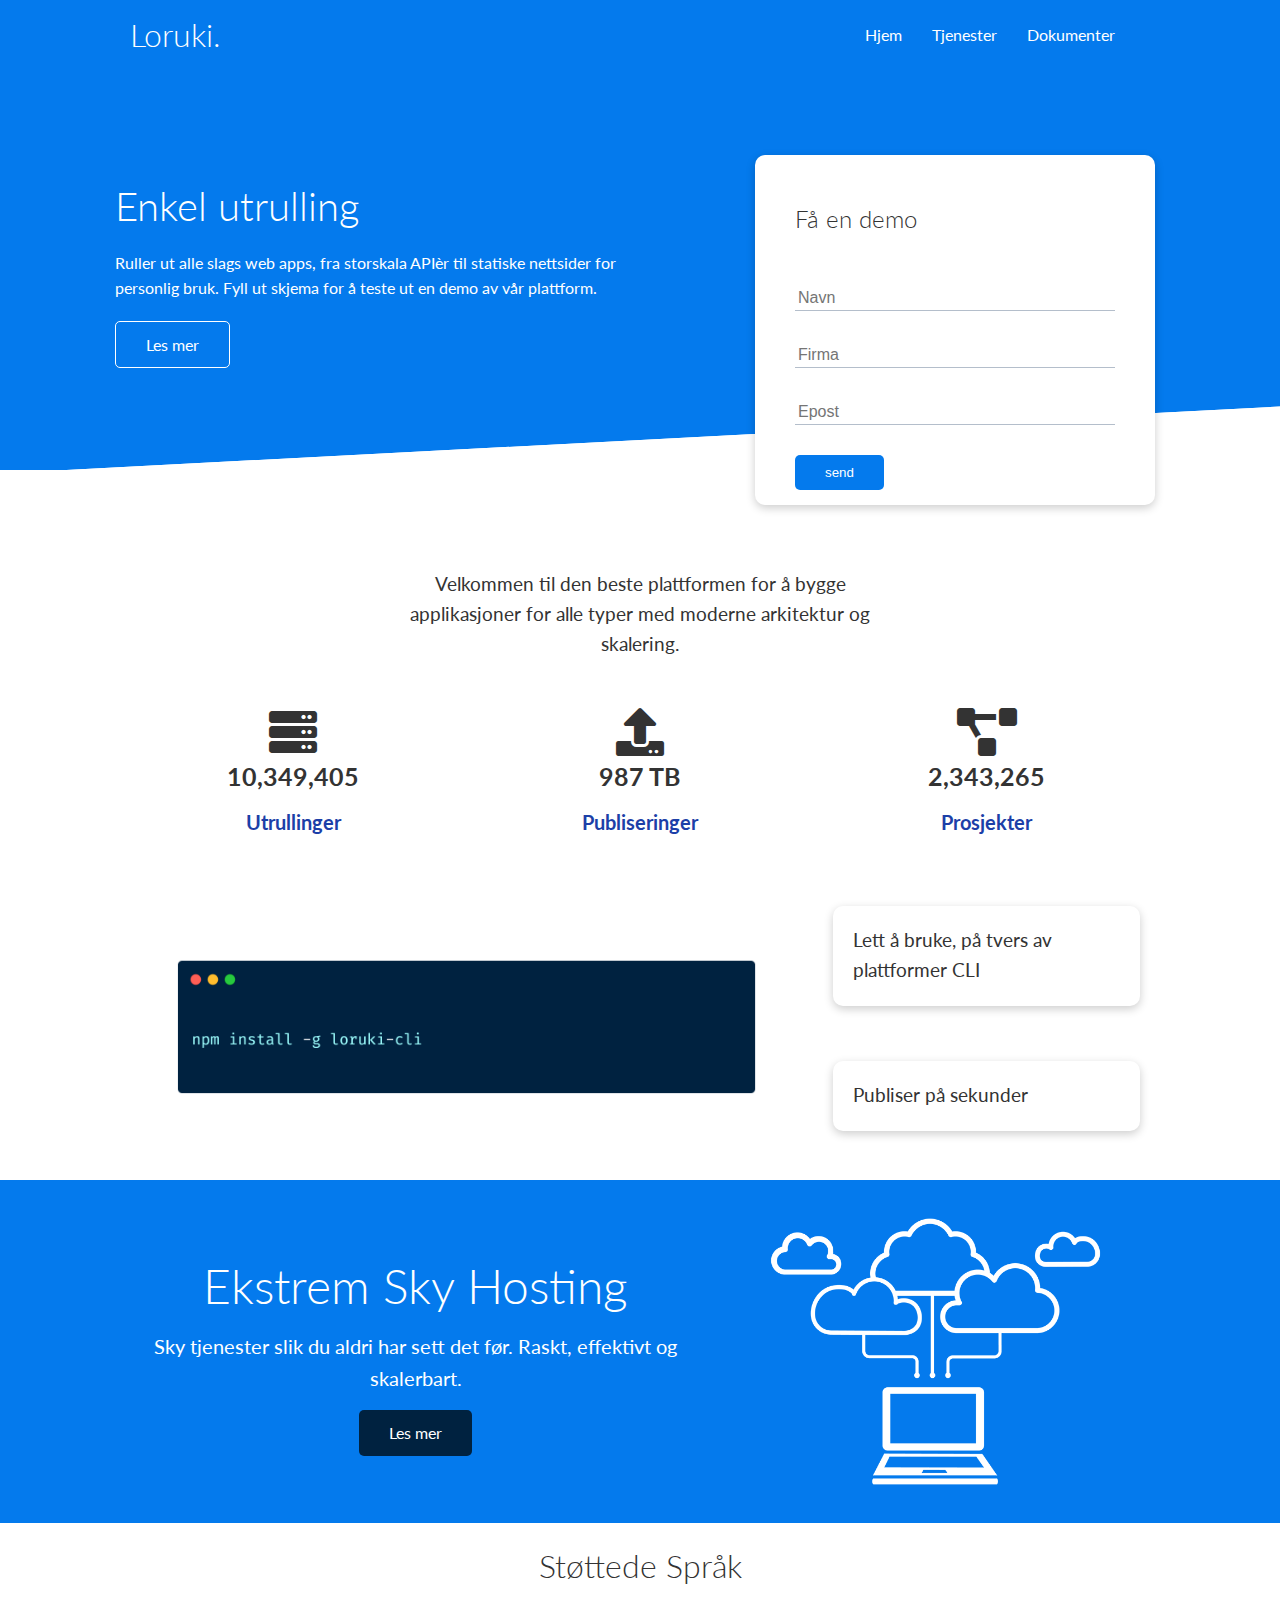
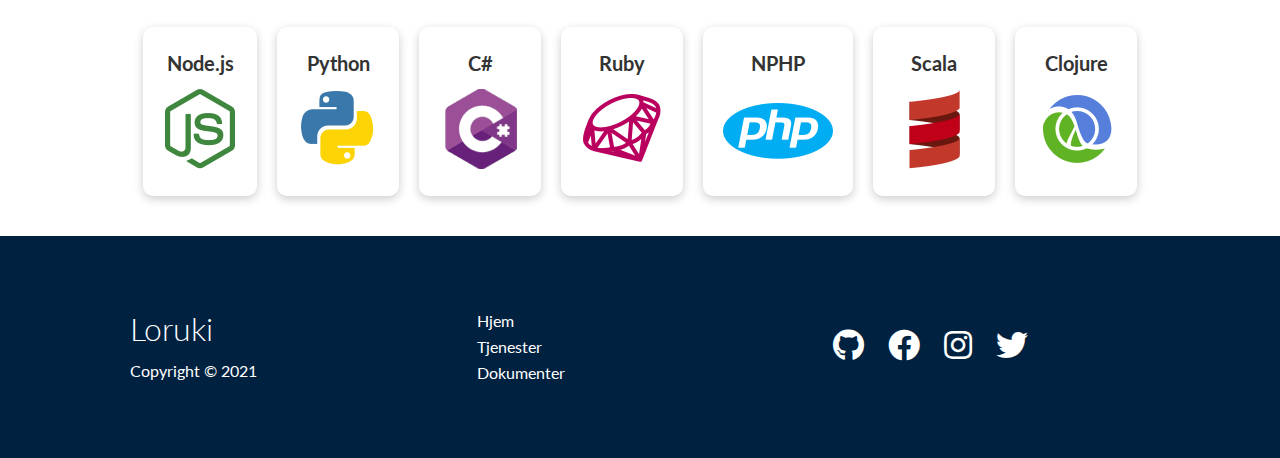
<file: index.html>
<!DOCTYPE html>
<html lang="en">
  <head>
    <meta charset="UTF-8" />
    <meta http-equiv="X-UA-Compatible" content="IE=edge" />
    <meta name="viewport" content="width=device-width, initial-scale=1.0" />
    <title>Loruki | Cloud Hosting for everyone</title>
    <link rel="stylesheet" href="css/utilities.css" />
    <link rel="stylesheet" href="css/styles.css" />
    <link
      rel="stylesheet"
      href="https://cdnjs.cloudflare.com/ajax/libs/font-awesome/5.15.4/css/all.min.css"
      integrity="sha512-1ycn6IcaQQ40/MKBW2W4Rhis/DbILU74C1vSrLJxCq57o941Ym01SwNsOMqvEBFlcgUa6xLiPY/NS5R+E6ztJQ=="
      crossorigin="anonymous"
      referrerpolicy="no-referrer"
    />
  </head>
  <body>
    <!--Navbar-->
    <div class="navbar">
      <div class="container flex">
        <h1 class="logo">Loruki.</h1>
        <nav>
          <ul>
            <li><a href="index.html">Hjem</a></li>
            <li><a href="tjenester.html">Tjenester</a></li>
            <li><a href="dokumenter.html">Dokumenter</a></li>
          </ul>
        </nav>
      </div>
    </div>

    <!-- Showcase- eller Hero seksjon-->

    <section class="showcase">
      <div class="container grid">
        <div class="showcase-text">
          <h1>Enkel utrulling</h1>
          <p>
            Ruller ut alle slags web apps, fra storskala APIèr til statiske
            nettsider for personlig bruk. Fyll ut skjema for å teste ut en demo
            av vår plattform.
          </p>
          <a href="tjemester.html" class="btn btn-outline">Les mer</a>
        </div>
        <div class="showcase-form card">
          <h2>Få en demo</h2>
          <form
            name="contact"
            method="POST"
            data-netlify="true"
            netlify-honeypot="bot-field"
          >
            <p class="hidden">
              <label
                >Don’t fill this out if you’re human: <input name="bot-field"
              /></label>
            </p>
            <input type="hidden" name="form-name" value="contact" />
            <div class="form-control">
              <input type="text" name="name" placeholder="Navn" required />
            </div>
            <div class="form-control">
              <input type="text" name="Firma" placeholder="Firma" required />
            </div>
            <div class="form-control">
              <input type="text" name="epost" placeholder="Epost" required />
            </div>
            <input type="submit" value="send" class="btn btn-primary" />
          </form>
        </div>
      </div>
    </section>
    <!--Stats område-->
    <section class="stats">
      <div class="container">
        <h3 class="stats-heading text-center my-1">
          Velkommen til den beste plattformen for å bygge applikasjoner for alle
          typer med moderne arkitektur og skalering.
        </h3>
        <div class="grid grid-3 text-center my-4">
          <div>
            <!--Henter inn fa symbol/bilde fra fontawesome på nettet-->
            <i class="fas fa-server fa-3x"></i>
            <h3>10,349,405</h3>
            <p class="text-secondary">Utrullinger</p>
          </div>
          <div>
            <i class="fas fa-upload fa-3x"></i>
            <h3>987 TB</h3>
            <p class="text-secondary">Publiseringer</p>
          </div>
          <div>
            <i class="fas fa-project-diagram fa-3x"></i>
            <h3>2,343,265</h3>
            <p class="text-secondary">Prosjekter</p>
          </div>
        </div>
      </div>
    </section>
    <!-- Cli -->
    <section class="cli">
      <div class="container grid">
        <img src="/img/cli.png" alt="" />
        <div class="card">
          <h3>Lett å bruke, på tvers av plattformer CLI</h3>
        </div>
        <div class="card">
          <h3>Publiser på sekunder</h3>
        </div>
      </div>
    </section>
    <!-- Sky seksjon-->
    <section class="cloud bg-primary my-2 py-2">
      <div class="container grid">
        <div class="text-center">
          <h2 class="lg">Ekstrem Sky Hosting</h2>
          <p class="lead my-1">
            Sky tjenester slik du aldri har sett det før. Raskt, effektivt og
            skalerbart.
          </p>
          <a href="features.html" class="btn btn-dark">Les mer</a>
        </div>
        <img src="img/cloud.png" alt="" />
      </div>
    </section>
    <!--Språk seksjon-->
    <section class="languages">
      <h2 class="md text-center my-2">Støttede Språk</h2>
      <div class="container flex">
        <div class="card">
          <h4>Node.js</h4>
          <img src="img/logos/node.png" alt="" />
        </div>
        <div class="card">
          <h4>Python</h4>
          <img src="img/logos/python.png" alt="" />
        </div>
        <div class="card">
          <h4>C#</h4>
          <img src="img/logos/csharp.png" alt="" />
        </div>
        <div class="card">
          <h4>Ruby</h4>
          <img src="img/logos/ruby.png" alt="" />
        </div>
        <div class="card">
          <h4>NPHP</h4>
          <img src="img/logos/php.png" alt="" />
        </div>
        <div class="card">
          <h4>Scala</h4>
          <img src="img/logos/scala.png" alt="" />
        </div>
        <div class="card">
          <h4>Clojure</h4>
          <img src="img/logos/clojure.png" alt="" />
        </div>
      </div>
    </section>
    <!--Footer-->
    <footer class="footer bg-dark py-5">
      <div class="container grid grid-3">
        <div>
          <h1>Loruki</h1>
          <p>Copyright &copy; 2021</p>
        </div>
        <nav>
          <ul>
            <li><a href="index.html">Hjem</a></li>
            <li><a href="tjenester.html">Tjenester</a></li>
            <li><a href="dokumenter.html">Dokumenter</a></li>
          </ul>
        </nav>
        <div class="sosial">
          <a href="#"><i class="fab fa-github fa-2x"></i></a>
          <a href="#"><i class="fab fa-facebook fa-2x"></i></a>
          <a href="#"><i class="fab fa-instagram fa-2x"></i></a>
          <a href="#"><i class="fab fa-twitter fa-2x"></i></a>
        </div>
      </div>
    </footer>
  </body>
</html>
</file>
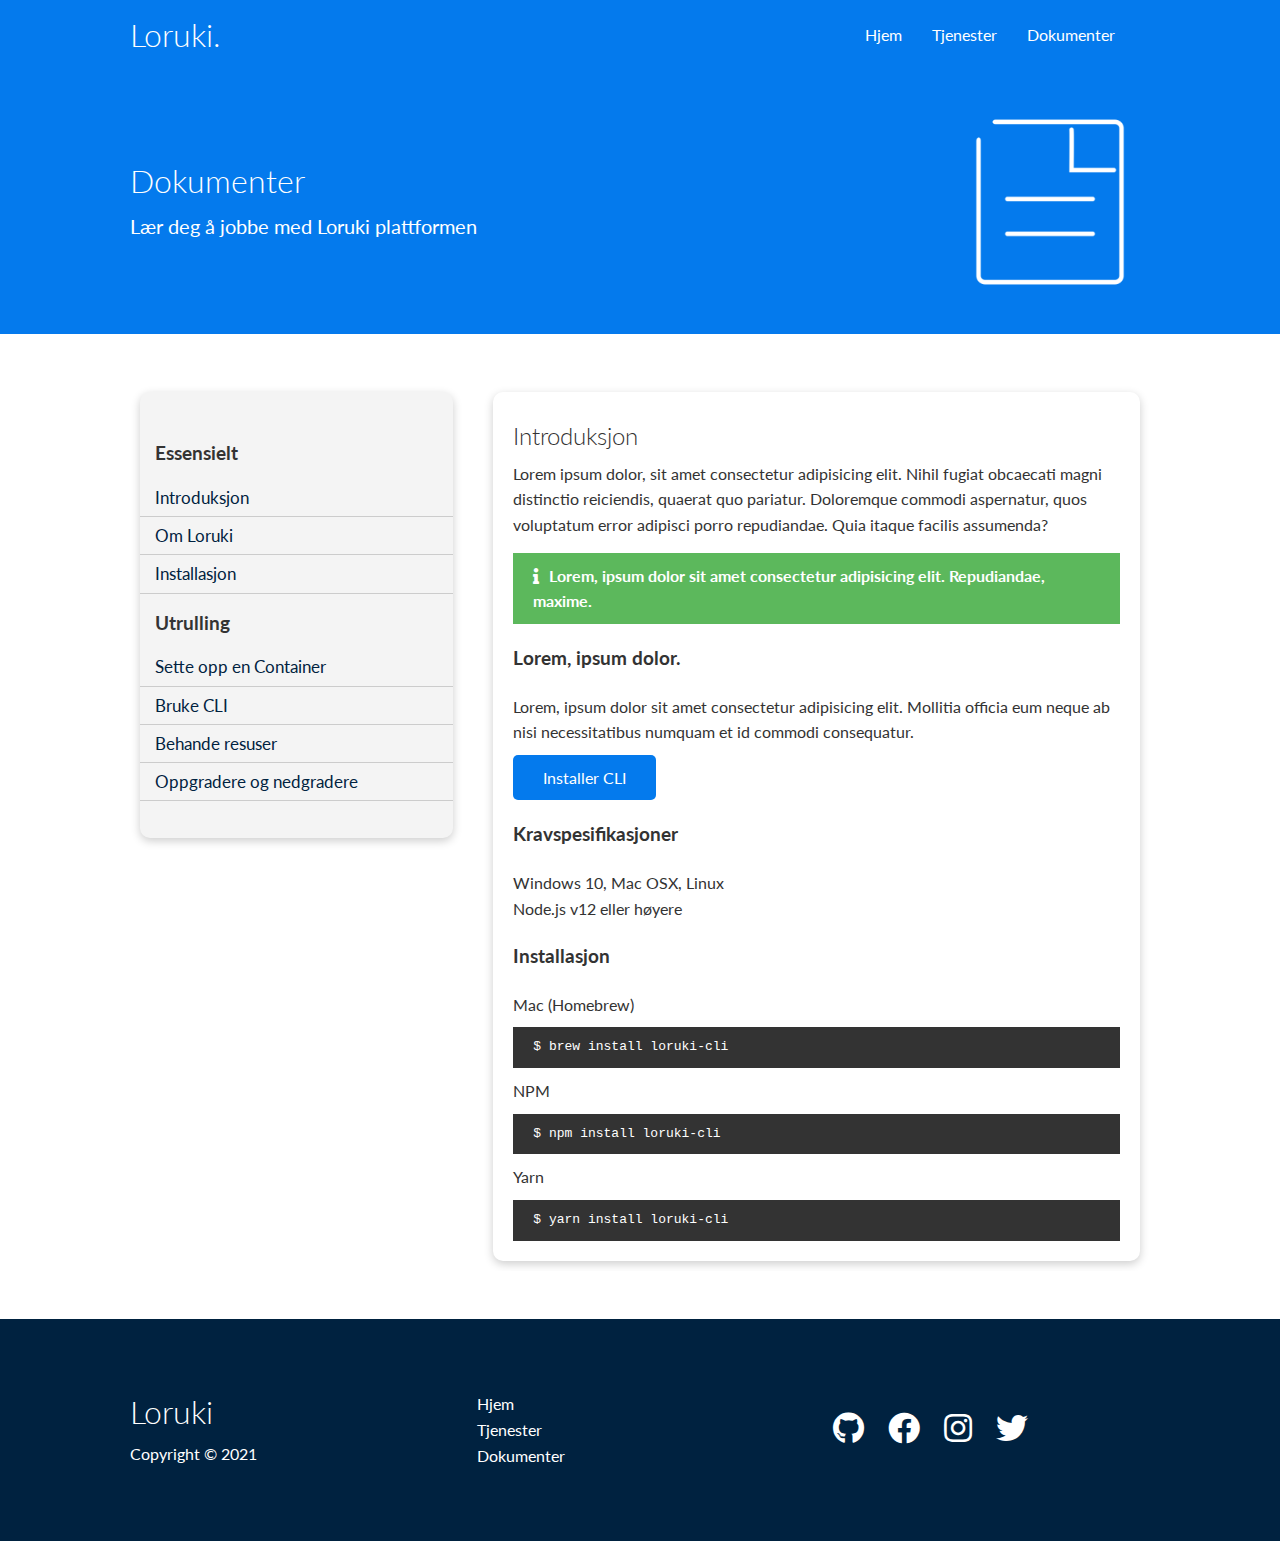
<file: dokumenter.html>
<!DOCTYPE html>
<html lang="en">
  <head>
    <meta charset="UTF-8" />
    <meta http-equiv="X-UA-Compatible" content="IE=edge" />
    <meta name="viewport" content="width=device-width, initial-scale=1.0" />
    <title>Loruki | Cloud Hosting for everyone</title>
    <link rel="stylesheet" href="css/utilities.css" />
    <link rel="stylesheet" href="css/styles.css" />
    <link
      rel="stylesheet"
      href="https://cdnjs.cloudflare.com/ajax/libs/font-awesome/5.15.4/css/all.min.css"
      integrity="sha512-1ycn6IcaQQ40/MKBW2W4Rhis/DbILU74C1vSrLJxCq57o941Ym01SwNsOMqvEBFlcgUa6xLiPY/NS5R+E6ztJQ=="
      crossorigin="anonymous"
      referrerpolicy="no-referrer"
    />
  </head>
  <body>
    <!--Navbar-->
    <div class="navbar">
      <div class="container flex">
        <h1 class="logo">Loruki.</h1>
        <nav>
          <ul>
            <li><a href="index.html">Hjem</a></li>
            <li><a href="tjenester.html">Tjenester</a></li>
            <li><a href="dokumenter.html">Dokumenter</a></li>
          </ul>
        </nav>
      </div>
    </div>

    <!-- Head område-->
    <section class="docs-head bg-primary py-3">
      <div class="container grid">
        <div>
          <h1 class="md">Dokumenter</h1>
          <p class="lead">Lær deg å jobbe med Loruki plattformen</p>

          </p>
        </div>
        <img src="img/docs.png" alt="" />
      </div>
    </section>

    
    <!-- Dokumenter Main hovedseksjon -->

    <section class="docs-main my-4">

      <div class="container grid">

        <div class="card bg-light p-3">
          <h3 class="my-2">Essensielt</h3>
          <nav>
            <ul>
              <li><a class="text-primary, my-2" href="#">Introduksjon</a></li>
              <li><a href="#">Om Loruki</a></li>
              <li><a href="#">Installasjon</a></li>
            </ul>
          </nav>

          <h3 class="my-2">Utrulling</h3>
          <nav>
            <ul>
              <li><a href="#">Sette opp en Container</a></li>
              <li><a href="#">Bruke CLI</a></li>
              <li><a href="#">Behande resuser</a></li>
              <li><a href="#">Oppgradere og nedgradere</a></li>
            </ul>
          </nav>
          </div>


          <div class="card">
            <h2>Introduksjon</h2>
            <p>Lorem ipsum dolor, sit amet consectetur adipisicing elit. Nihil fugiat obcaecati magni distinctio reiciendis, quaerat quo pariatur. Doloremque commodi aspernatur, quos voluptatum error adipisci porro repudiandae. Quia itaque facilis assumenda?</p>
          <div class="alert alert-success">
            <i class="fas fa-info"></i>Lorem, ipsum dolor sit amet consectetur adipisicing elit. Repudiandae, maxime.
          </div>
          <h3>Lorem, ipsum dolor.</h3>
          <p>Lorem, ipsum dolor sit amet consectetur adipisicing elit. Mollitia officia eum neque ab nisi necessitatibus numquam et id commodi consequatur.</p>
        <a href="#" class="btn btn-primary">Installer CLI</a>
        <h3>Kravspesifikasjoner</h3>
        <ul>
          <li>Windows 10, Mac OSX, Linux</li>
        <li>Node.js v12 eller høyere</li></ul>
          
        <h3>Installasjon</h3>
        <p>Mac (Homebrew)</p>
        <pre><code>$ brew install loruki-cli</code></pre>
        <p>NPM</p>
        <pre><code>$ npm install loruki-cli</code></pre>
        <p>Yarn</p>
        <pre><code>$ yarn install loruki-cli</code></pre>
        </div>

        </div>
      </container>
    </section>

    <!--Footer-->
    <footer class="footer bg-dark py-5">
      <div class="container grid grid-3">
        <div>
          <h1>Loruki</h1>
          <p>Copyright &copy; 2021</p>
        </div>
        <nav>
          <ul>
            <li><a href="index.html">Hjem</a></li>
            <li><a href="tjenester.html">Tjenester</a></li>
            <li><a href="docs.html">Dokumenter</a></li>
          </ul>
        </nav>
        <div class="sosial">
          <a href="#"><i class="fab fa-github fa-2x"></i></a>
          <a href="#"><i class="fab fa-facebook fa-2x"></i></a>
          <a href="#"><i class="fab fa-instagram fa-2x"></i></a>
          <a href="#"><i class="fab fa-twitter fa-2x"></i></a>
        </div>
      </div>
    </footer>
  </body>
</html>
</file>
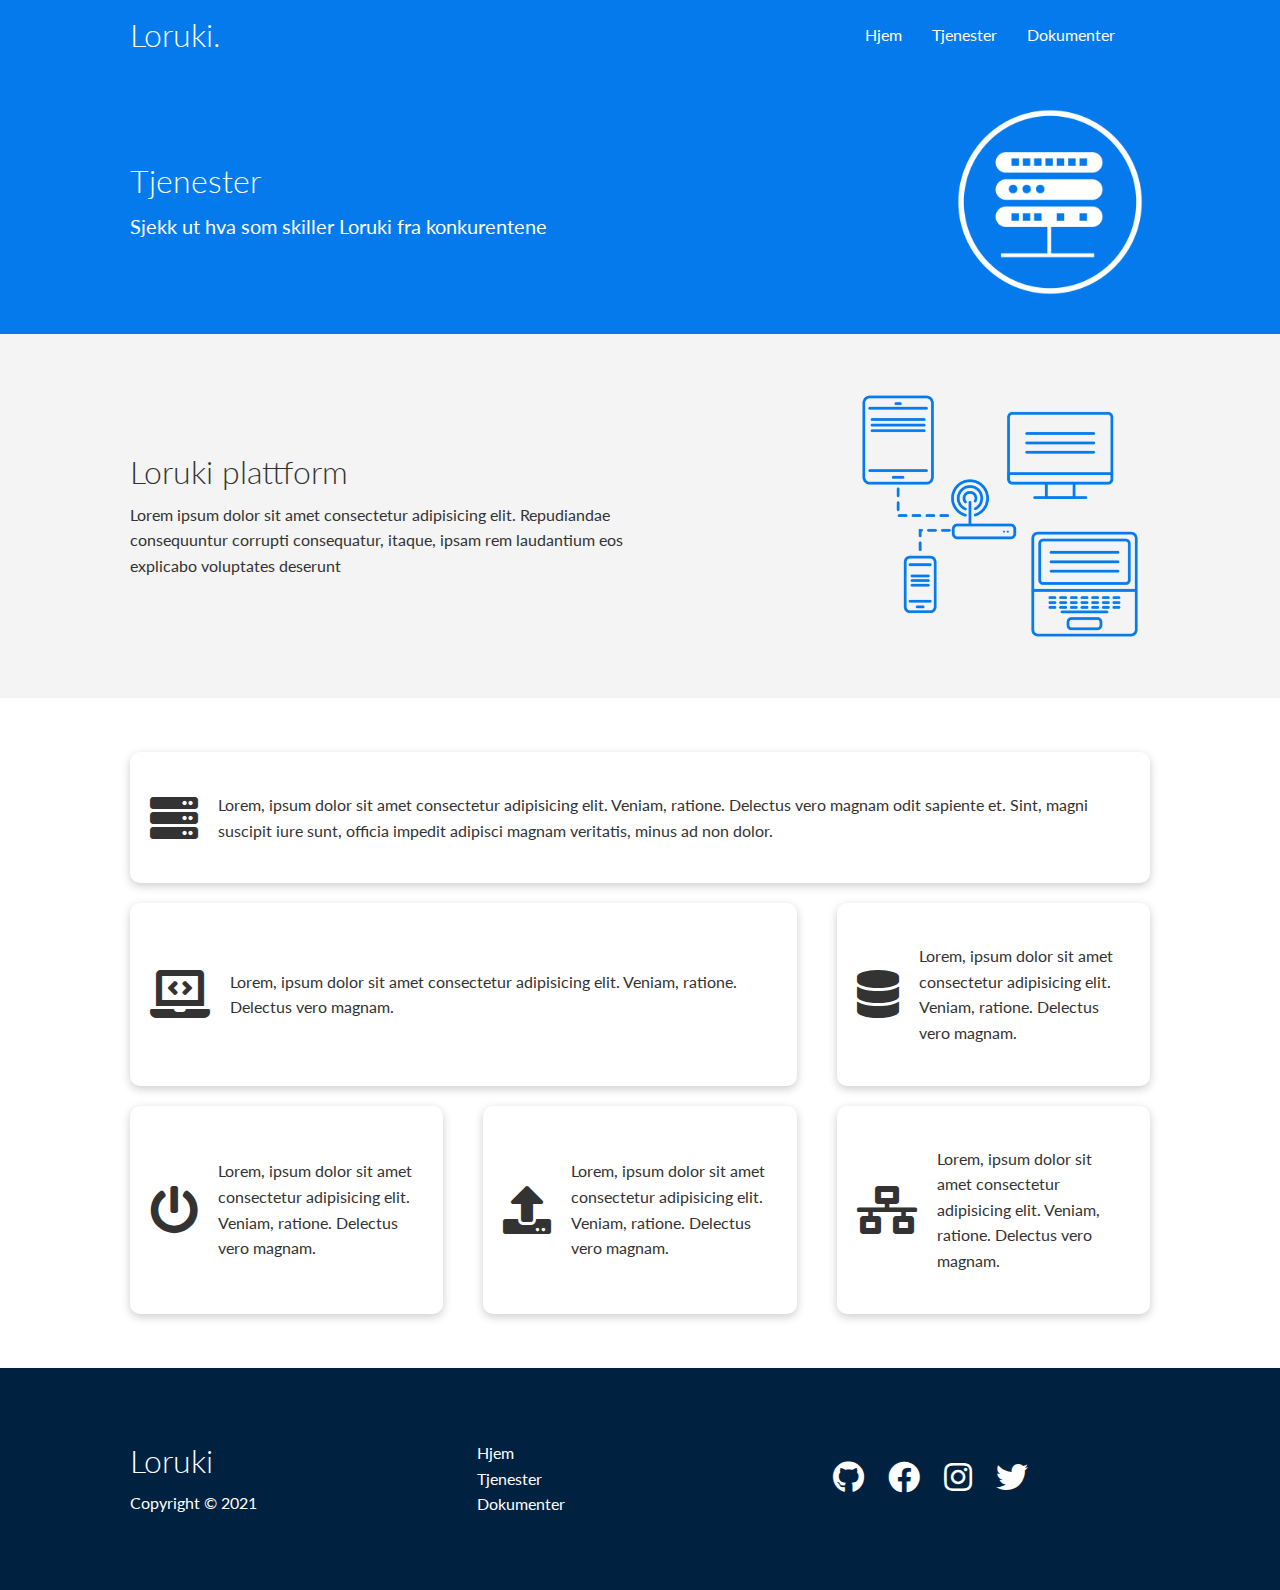
<file: tjenester.html>
<!DOCTYPE html>
<html lang="en">
  <head>
    <meta charset="UTF-8" />
    <meta http-equiv="X-UA-Compatible" content="IE=edge" />
    <meta name="viewport" content="width=device-width, initial-scale=1.0" />
    <title>Loruki | Cloud Hosting for everyone</title>
    <link rel="stylesheet" href="css/utilities.css" />
    <link rel="stylesheet" href="css/styles.css" />
    <link
      rel="stylesheet"
      href="https://cdnjs.cloudflare.com/ajax/libs/font-awesome/5.15.4/css/all.min.css"
      integrity="sha512-1ycn6IcaQQ40/MKBW2W4Rhis/DbILU74C1vSrLJxCq57o941Ym01SwNsOMqvEBFlcgUa6xLiPY/NS5R+E6ztJQ=="
      crossorigin="anonymous"
      referrerpolicy="no-referrer"
    />
  </head>
  <body>
    <!--Navbar-->
    <div class="navbar">
      <div class="container flex">
        <h1 class="logo">Loruki.</h1>
        <nav>
          <ul>
            <li><a href="index.html">Hjem</a></li>
            <li><a href="tjenester.html">Tjenester</a></li>
            <li><a href="dokumenter.html">Dokumenter</a></li>
          </ul>
        </nav>
      </div>
    </div>

    <!-- Head område-->
    <section class="features-head bg-primary py-3">
      <div class="container grid">
        <div>
          <h1 class="md">Tjenester</h1>
          <p class="lead">Sjekk ut hva som skiller Loruki fra konkurentene</p>

          </p>
        </div>
        <img src="img/server.png" alt="" />
      </div>
    </section>

    <!-- Sub Head område 
    https://fontawesome.com/v5.15/icons?d=gallery&p=2&c=maps&m=free
  -->
    <section class="features-sub-head bg-light py-3">
      <div class="container grid">
        <div>
        <h1 class="md">Loruki plattform</h1>
        <p>Lorem ipsum dolor sit amet consectetur adipisicing elit. 
          Repudiandae consequuntur corrupti consequatur, itaque, 
          ipsam rem laudantium eos explicabo voluptates deserunt 
          </p>
          </div>
      <img src="img/server2.png" alt="" />
      </div>
    </section>

<section class="features-main my-2">
  <div class="container grid grid-3">
    <div class="card flex">
      <i class="fas fa-server fa-3x"></i>
      <p>Lorem, ipsum dolor sit amet consectetur adipisicing elit. Veniam, ratione. Delectus vero magnam odit sapiente et. Sint, magni suscipit iure sunt, officia impedit adipisci magnam veritatis, minus ad non dolor.</p>
    </div>
    <div class="card flex">
      <i class="fas fa-laptop-code fa-3x"></i>
      <p>Lorem, ipsum dolor sit amet consectetur adipisicing elit. Veniam, ratione. Delectus vero magnam.</p>
    </div>
    <div class="card flex">
      <i class="fas fa-database fa-3x"></i>
      <p>Lorem, ipsum dolor sit amet consectetur adipisicing elit. Veniam, ratione. Delectus vero magnam.</p>
    </div>
    <div class="card flex">
      <i class="fas fa-power-off fa-3x"></i>
      <p>Lorem, ipsum dolor sit amet consectetur adipisicing elit. Veniam, ratione. Delectus vero magnam.</p>
    </div>
    <div class="card flex">
      <i class="fas fa-upload fa-3x"></i>
      <p>Lorem, ipsum dolor sit amet consectetur adipisicing elit. Veniam, ratione. Delectus vero magnam.</p>
    </div>
    <div class="card flex">
      <i class="fas fa-network-wired fa-3x"></i>
      <p>Lorem, ipsum dolor sit amet consectetur adipisicing elit. Veniam, ratione. Delectus vero magnam.</p>
    </div>
  </div>
</section>
    <!--Footer-->
    <footer class="footer bg-dark py-5">
      <div class="container grid grid-3">
        <div>
          <h1>Loruki</h1>
          <p>Copyright &copy; 2021</p>
        </div>
        <nav>
          <ul>
            <li><a href="index.html">Hjem</a></li>
            <li><a href="tjenester.html">Tjenester</a></li>
            <li><a href="docs.html">Dokumenter</a></li>
          </ul>
        </nav>
        <div class="sosial">
          <a href="#"><i class="fab fa-github fa-2x"></i></a>
          <a href="#"><i class="fab fa-facebook fa-2x"></i></a>
          <a href="#"><i class="fab fa-instagram fa-2x"></i></a>
          <a href="#"><i class="fab fa-twitter fa-2x"></i></a>
        </div>
      </div>
    </footer>
  </body>
</html>
</file>
<file: css/utilities.css>
/* Utilities / verktøy seksjon som er felles for nettstedet */
.container {
  max-width: 1100px;
  margin: 0 auto;
  overflow: auto;
  padding: 0 40px;
}

/* Vi justerer kontakt og send formene
  */

.card {
  background-color: #fff;
  color: #333;
  border-radius: 10px;
  box-shadow: 0 3px 10px rgba(0, 0, 0, 0.2);
  padding: 20px;
  margin: 10px;
}

/* Vi justerer knappene på sidene.
  */
.btn {
  display: inline-block;
  padding: 10px 30px;
  cursor: pointer;
  background: var(--primary-color);
  color: #fff;
  border: none;
  border-radius: 5px;
}

.btn-outline {
  background-color: transparent;
  border: 1px #fff solid;
}

.btn:hover {
  transform: scale(0.97);
}

/* Bakgrunnsfarger og fargede knapper */
.bg-primary,
.btn-primary {
  background-color: var(--primary-color);
  color: #fff;
}

.bg-secondary,
.btn-secondary {
  background-color: var(--secondary-color);
  color: #fff;
}

.bg-dark,
.btn-dark {
  background-color: var(--dark-color);
  color: #fff;
}

.bg-light,
.btn-light {
  background-color: var(--light-color);
  color: #333;
}

.bg-primary a,
.btn-primary a,
.bg-secondary a,
.btn-secondary a,
.bg-dark a,
.btn-dark a,
.bg-light a,
.btn-light a {
  color: #fff;
}

/* Text farger */

.text-primary {
  color: var(--primary-color);
}

.text-secondary {
  color: var(--secondary-color);
}

.text-dark {
  color: var(--dark-color);
}

.text-light {
  color: var(--light-color);
}

/* Text størrelser */

.lead {
  font-size: 20px;
}
.sm {
  font-size: 1rem;
}
.md {
  font-size: 2rem;
}
.lg {
  font-size: 3rem;
}

.xl {
  font-size: 4rem;
}
.text-center {
  text-align: center;
}

/* Alert */
.alert {
  background-color: var(--light-color);
  padding: 10px 20px;
  font-weight: bold;
  margin: 15px 0;
}

.alert i {
  margin-right: 10px;
}

.alert-success {
  background-color: var(--success-color);
  color: #fff;
}

.alert-error {
  background-color: var(--error-color);
  color: #fff;
}
/* Vi justerer fleksibelt containeren med logoen til høyre for navbaren horisontalt.
  */
.flex {
  display: flex;
  justify-content: center;
  align-items: center;
  height: 100%;
}

/* Vi justerer showcase seksjonen i grids, 
  alle gridene horisontalt. 
  Setter av plass til hvert enkelt, 
  fra venstre.
    display: grid;
    grid-template-columns: 300px 200px;
  Man kan bruke px eller fr (fraksjoner) grid-template-columns: 2fr 1fr;
  Da tar den ene dobbelt så stor plass som den andre, 
  ut av hele bredden.
  Man kan også dele det likt, da skriver man f.eks slik::
  grid-template-columns:  repeat(2, 1fr); 
  gap: 20px; som gir litt luft mellom de.
  */
.grid {
  display: grid;
  grid-template-columns: repeat(2, 1fr);
  gap: 20px;
  justify-content: center;
  align-items: center;
  height: 100%;
}

.grid-3 {
  grid-template-columns: repeat(3, 1fr);
}

/* Marger */

.my-1 {
  margin: 1rem 0;
}

.my-2 {
  margin: 1.5rem 0;
}

.my-3 {
  margin: 2rem 0;
}
.my-4 {
  margin: 3rem 0;
}

.my-5 {
  margin: 4rem 0;
}

.m-1 {
  margin: 1rem;
}

.m-2 {
  margin: 1.5rem;
}

.m-3 {
  margin: 2rem;
}
.m-4 {
  margin: 3rem;
}

.m-5 {
  margin: 4rem;
}

/* Padding */

.py-1 {
  padding: 1rem;
}

.py-2 {
  padding: 1.5rem;
}

.py-3 {
  padding: 2rem;
}
.py-4 {
  padding: 3rem;
}

.py-5 {
  padding: 4rem;
}

.p-1 {
  padding: 1rem 0;
}

.p-2 {
  padding: 1.5rem 0;
}

.p-3 {
  padding: 2rem 0;
}
.p-4 {
  padding: 3rem 0;
}

.p-5 {
  padding: 4rem 0;
}
</file>
<file: css/styles.css>
@import url("https://fonts.googleapis.com/css2?family=Lato:wght@300;700;900&display=swap");

/* Felles ting som gjelder alt.
Linje 1, box-sizing gjør at vi kan ha padding og border uten å legge til bredden.
Vi flytter alt helt ut til kanten.
*/
:root {
  --primary-color: #047aed;
  --secondary-color: #1c3fa8;
  --dark-color: #002240;
  --light-color: #f4f4f4;
  --success-color: #5cb85c;
  --error-color: #d9534f;
}

* {
  box-sizing: border-box;
  padding: 0;
  margin: 0;
}

body {
  font-family: "lato", sans-serif;
  color: #333;
  line-height: 1.6;
}

ul {
  list-style-type: none;
}

a {
  text-decoration: none;
  color: #333;
}

h1,
h2 {
  font-weight: 300;
  line-height: 1.2;
  margin: 10px 0;
}

p {
  margin: 10px 0;
}

/* Vi setter at alle bilder, 
uansett størrelse vil passe inn 
i sin respektive container (ta all plassen der).
*/
img {
  width: 100%;
}

code,
pre {
  background: #333;
  color: #fff;
  padding: 10px;
}

.hidden {
  visibility: hidden;
  height: 0;
}

/* Vi styler navbaren.
// body fargen overstyrer foreløpig color her
*/

.navbar {
  background-color: var(--primary-color);
  color: #fff;
  height: 70px;
}

.navbar ul {
  display: flex;
  padding: 20px;
}

.navbar a {
  color: #fff;
  padding: 10px;
  margin: 0 5px;
}

.navbar a:hover {
  border-bottom: 2px #fff solid;
}

.navbar .flex {
  justify-content: space-between;
}
/* Vi justerer maks bredde på navbaren til 1100px.
owerflow overstyrer paddingen på 2 px på h2
*/

/* Showcase eller Hero seksjonen */

.showcase {
  height: 400px;
  background-color: var(--primary-color);
  color: #fff;
  position: relative;
}

.showcase h1 {
  font-size: 40px;
}
.showcase p {
  margin: 20px 0;
}

.showcase .grid {
  overflow: visible;
  grid-template-columns: 55% 45%;
  gap: 30px;
}


.showcase-text {
  animation: slideInFromLeft 1s ease-in;
}




.showcase-form {
  position: relative;
  top: 60px;
  height: 350px;
  width: 400px;
  padding: 40px;
  z-index: 100;
  justify-self: flex-end;
  animation: slideInFromRight 1s ease-in;
}

.showcase-form .form-control {
  margin: 30px 0;
}

.showcase-form input[type="text"],
.showcase-form input[type="epost"] {
  border: 0;
  border-bottom: 1px solid #b4becb;
  width: 100%;
  padding: 3px;
  font-size: 16px;
}

.showcase-form input:focus {
  outline: none;
}

.showcase::before,
.showcase::after {
  content: "";
  position: absolute;
  height: 100px;
  bottom: -70px;
  right: 0;
  left: 0;
  background: #fff;
  transform: skewY(-3deg);
  -webkit-transform: skewY(-3deg);
  -moz-transform: skewY(-3deg);
  -ms-transform: skewY(-3deg);
}

/* Stats seksjon */

.stats {
  padding-top: 100px;
  animation: slideInFromBottom 1s ease-in;
}

.stats-heading {
  max-width: 500px;
  margin: auto;
  font-size: 1,5rem;
  font-weight: normal;
}

.stats .grid h3 {
  font-size: 25px;
}

.stats .grid p {
  font-size: 20px;
  font-weight: bold;
}

/* Justerer på Cli seksjonen  */

.cli h3 {
  font-size: 1,6rem;
  font-weight: normal;
}

.cli .grid {
  grid-template-columns: repeat(3, 1fr);
  /* Ønsker at bildet går over to kolonner og de to tekstene 
skal stå over hverandre til høyre  */
  grid-template-rows: repeat(2, 1fr);
}

.cli .grid > *:first-child {
  grid-column: 1 / span 2;
  grid-row: 1 / span 2;
}

/* Sky seksjon formatering */
.cloud .grid {
  grid-template-columns: 4fr 3fr;
}

/* Språk seksjon formatering */
.languages .flex {
  flex-wrap: wrap;
}

.languages .card {
  text-align: center;
  margin: 18px 10px 40px;
  transition: transform 0.2s ease-in;
}

.languages .card h4 {
  font-size: 20px;
  margin-bottom: 10px;
}

.languages .card:hover {
  transform: translateY(-15px);
}
/* Tjenester formatering */
.features-head img,
.docs-head img {
  width: 200px;
  justify-self: flex-end;
}

.features-sub-head img {
  width: 300px;
  justify-self: flex-end;
}

.features-main .card > i {
  margin-right: 20px;
}

.features-main .grid {
  padding: 30px;
}

.features-main .grid > *:first-child {
  grid-column: 1 / span 3;
}

.features-main .grid > *:nth-child(2) {
  grid-column: 1 / span 2;
}

/* Dokumenter formatering seksjon */

.docs-main h3 {
  margin: 20px 0;
}
.docs-main .grid {
  grid-template-columns: 1fr 2fr;
  align-items: flex-start;
}

.docs-main .container li a {
  color: #002240;
  margin: 15px;
}

.docs-main .my-2 {
  margin: 15px;
}

.docs-main nav li {
  font-size: 17px;
  
  padding-bottom: 5px;
  margin-bottom: 5px;
  border-bottom: 1px #ccc solid;
}

.docs-main a:hover {
  font-weight: bold;
}

/* Footer formatering */

.footer .sosial a {
  margin: 0 10px;
}



/* Vi lager litt css animasjoner */


@keyframes slideInFromLeft {
  0% {
    transform: translateX(-100%);
  }

  100% {
    transform: translateX(0);
  }
}


@keyframes slideInFromRight {
  0% {
    transform: translateX(100%);
  }
  
  100% {
    transform: translateX(0);
  }
}




@keyframes slideInFromTop {
  0% {
    transform: translateY(-100%);
  }
  
  100% {
    transform: translateX(0);
  }
}



@keyframes slideInFromBottom {
  0% {
    transform: translateY(100%);
  }
  
  100% {
    transform: translateX(0);
  }
}


/* Media query. Tilpasser skjermoppløsningen 
for ting MINDRE enn.
Tablets og mindre  */

@media (max-width: 768px) {
  .grid,
  .showcase .grid,
  .stats .grid,
  .cli .grid,
  .cloud .grid,
  .features-main .grid,
  .docs-main .grid {
    grid-template-columns: 1fr;
    grid-template-rows: 1fr;
  }

  .showcase {
    height: auto;
  }

  .showcase-text {
    text-align: center;
    margin-top: 40px;
    animation: slideInFromTop 1s ease-in;
  }

  .showcase-form {
    justify-self: center;
    margin: auto;
    animation: slideInFromBottom 1s ease-in;
  }
  .cli .grid > *:first-child {
    grid-column: 1;
    grid-row: 1;
  }
  .features-head,
  .features-sub-head,
  .docs-head {
    text-align: center;
  }

  .features-head img,
  .features-sub-head img,
  .docs-head img {
    justify-self: center;
  }


  .features-main .grid > *:first-child,
  .features-main .grid > *:nth-child(2) {
  grid-column: 1;
}

/* Media query. Tilpasser skjermoppløsningen.
Mobiltelefoner  */

@media (max-width: 500px) {
  /*Ønsker navbaren under logoen, justerer derfor høyden litt */
  .navbar {
    height: 110px;
  }
  /*Flytter navbar på toppen av hvaerandre*/
  .navbar .flex {
    flex-direction: column;
  }
  .navbar ul {
    padding: 10px;
    background-color: rgba(0, 0, 0, 0.1);
  }
}
</file>
